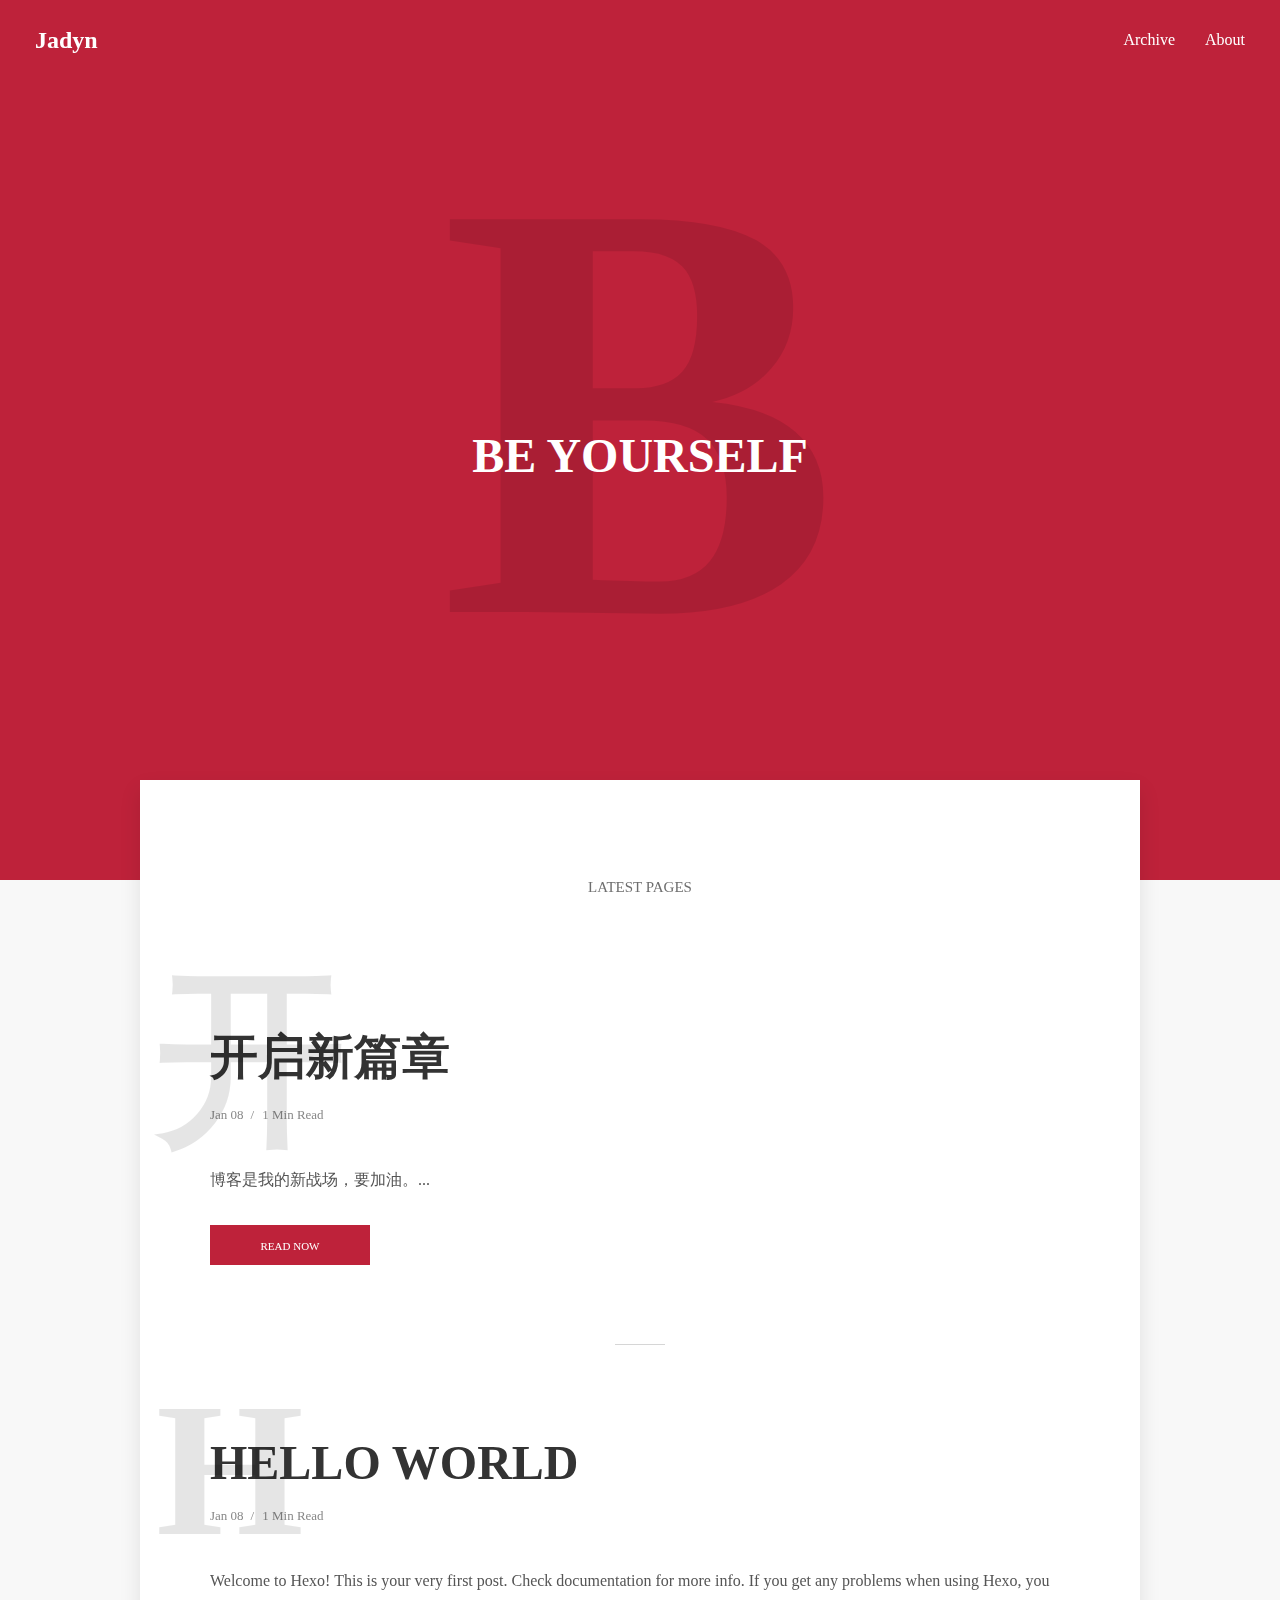
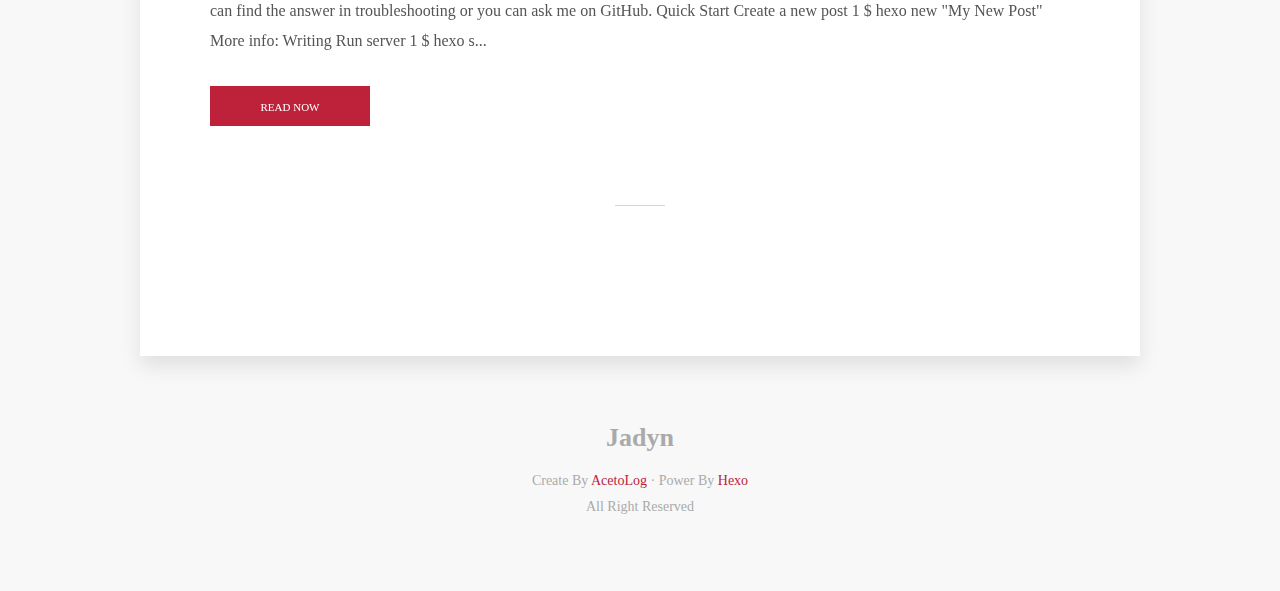
<file: index.html>
<!DOCTYPE html><html lang="en"><head><meta charset="UTF-8"><title></title><meta name="viewport" content="width=device-width, initial-scale=1"><link rel="stylesheet" href="/./css/style.css"><link rel="stylesheet" href="/./css/atom-one-dark.css"><meta name="generator" content="Hexo 4.2.0"></head><body><header class="al_header al_pos_fixed"><div class="al_header_container dis_flex_jcenter"><div class="al_header_container_left"><div class="al_header_site_title"><a href="/">Jadyn</a></div></div><div class="dis_flex_jcenter"><div class="al_header_archives"><a href="/archives">Archive</a></div><div class="al_header_setting"><a href="https://github.com/jadynwu" target="_blank" rel="noopener">About</a></div></div></div></header><div class="al_index_background dis_flex_center al_full_cover"><div class="al_pos_ab al_letter al_index_background_letter">B</div><h2 class="al_index_background_bio">Be Yourself</h2></div><div class="al_index_container"><div class="al_pos_ab al_fake_background"></div><div class="al_main_container"><div class="al_section_container dis_flex_jcenter"><div class="section_header">LATEST PAGES</div></div><ur class="al_post_list"><li class="al_index_pageList_item al_index_page_seperator"><div class="al_index_post_title_cnt dis_flex"><div class="al_pos_ab al_letter al_index_post_title_letter">开</div><h2 class="al_index_post_title"><a href="/2020/01/08/open-a-new-chapter/">开启新篇章</a></h2><div class="al_index_post_extra dis_flex"><div class="al_index_post_date al_index_post_extra_item">Jan 08</div><div class="al_index_post_read_time">1 Min Read</div></div></div><div class="al_index_post_excerpt_cnt"><p class="al_index_post_excerpt">博客是我的新战场，要加油。...</p></div><div class="al_index_post_button_cnt dis_flex"><a class="al_button al_button_red al_index_post_button" href="/2020/01/08/open-a-new-chapter/">READ NOW</a></div></li><li class="al_index_pageList_item al_index_page_seperator"><div class="al_index_post_title_cnt dis_flex"><div class="al_pos_ab al_letter al_index_post_title_letter">H</div><h2 class="al_index_post_title"><a href="/2020/01/08/hello-world/">Hello World</a></h2><div class="al_index_post_extra dis_flex"><div class="al_index_post_date al_index_post_extra_item">Jan 08</div><div class="al_index_post_read_time">1 Min Read</div></div></div><div class="al_index_post_excerpt_cnt"><p class="al_index_post_excerpt">Welcome to Hexo! This is your very first post. Check documentation for more info. If you get any problems when using Hexo, you can find the answer in troubleshooting or you can ask me on GitHub.

Quick Start
Create a new post
1


$ hexo new &quot;My New Post&quot;


More info: Writing

Run server
1


$ hexo s...</p></div><div class="al_index_post_button_cnt dis_flex"><a class="al_button al_button_red al_index_post_button" href="/2020/01/08/hello-world/">READ NOW</a></div></li></ur><nav class="dis_flex post-nav"><span class="prev"></span><span class="next"></span></nav></div></div><div class="al_index_footer dis_flex dis_flex_center"><div class="al_index_footer_item al_index_footer_title">Jadyn</div><div class="al_index_footer_item al_index_footer_extra">Create By <a href="https://github.com/iGuan7u/Acetolog" target="_blank" rel="noopener">AcetoLog </a>· Power By <a href="https://hexo.io/" target="_blank" rel="noopener">Hexo</a></div><div class="al_index_footer_item al_index_footer_extra_right">All Right Reserved</div></div></body></html>
</file>
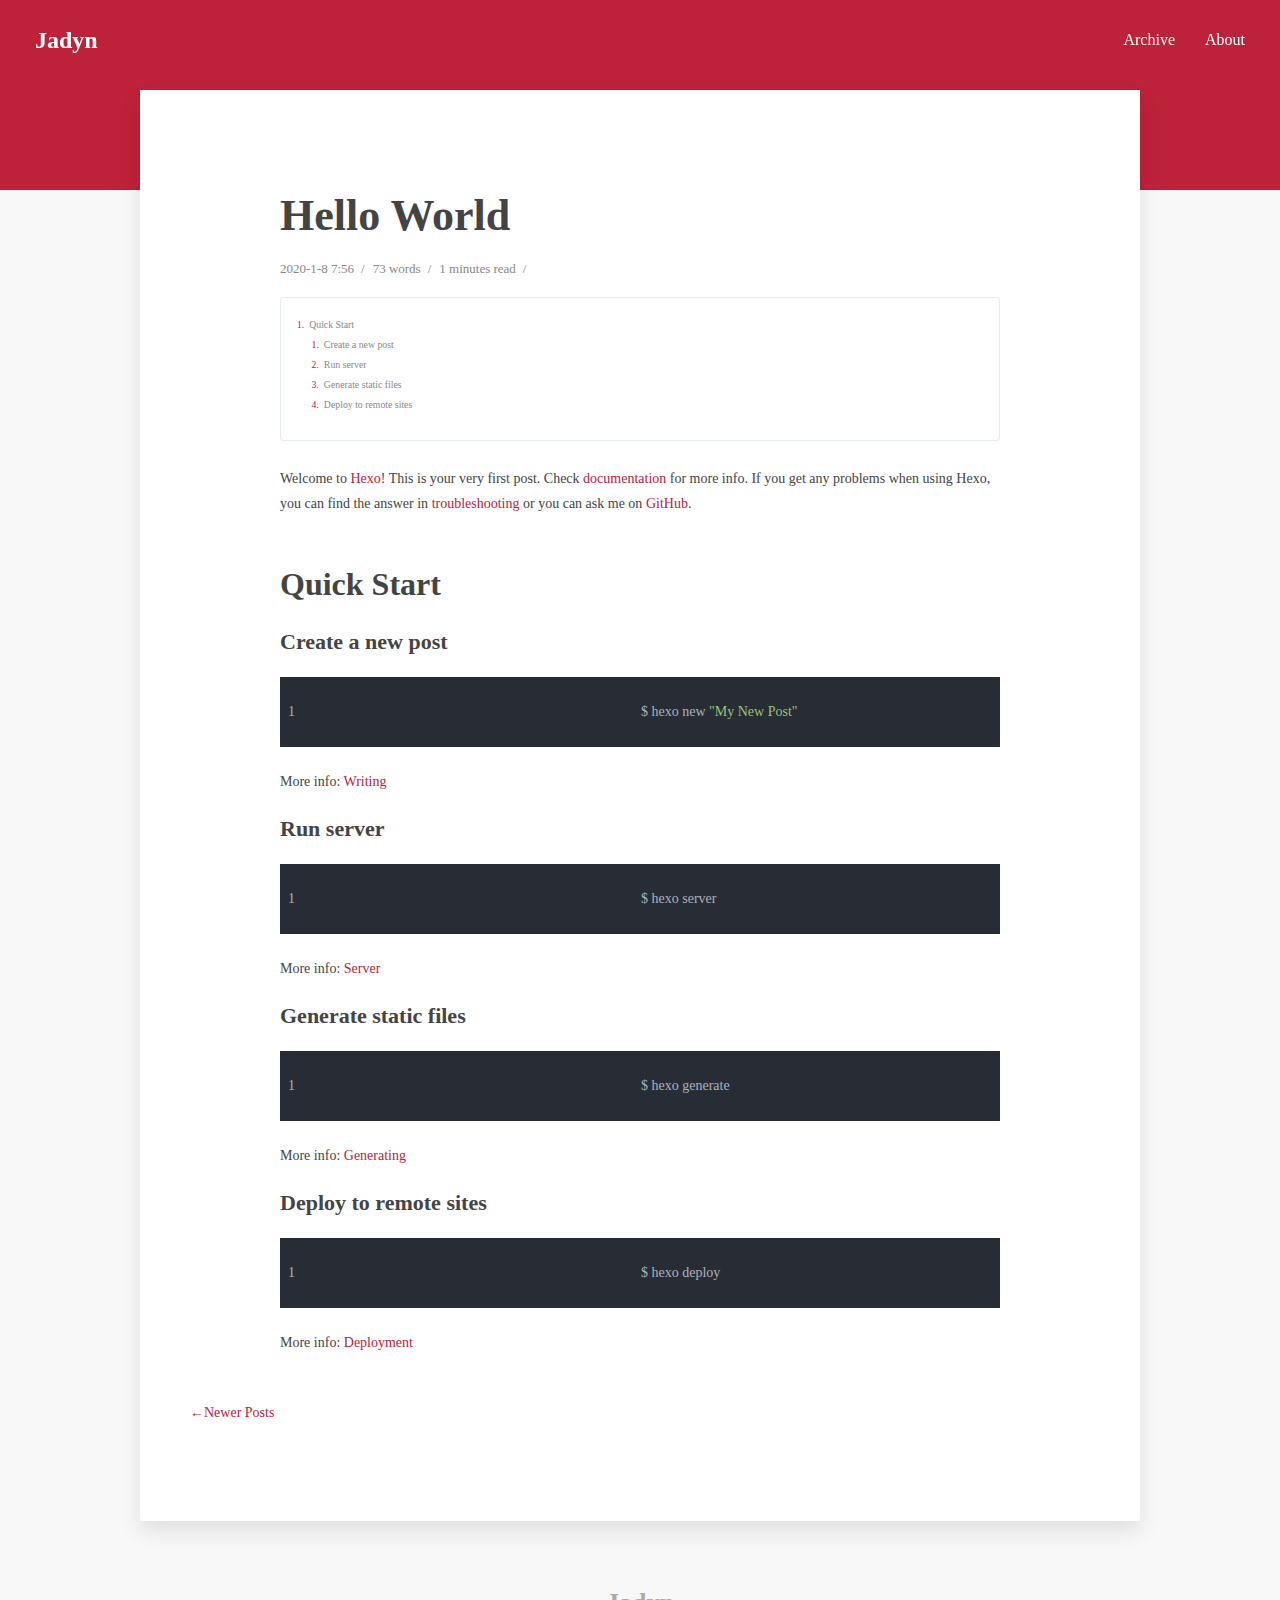
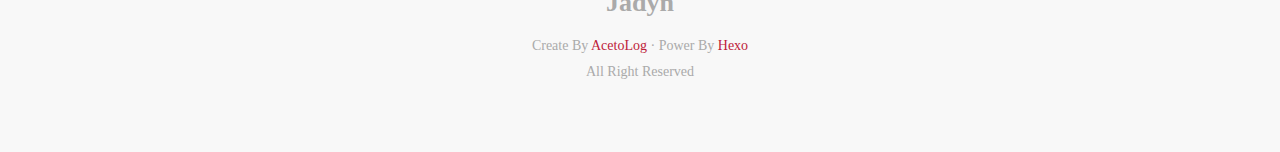
<file: 2020/01/08/hello-world/index.html>
<!DOCTYPE html><html lang="en"><head><meta charset="UTF-8"><title>Hello World</title><meta name="viewport" content="width=device-width, initial-scale=1"><link rel="stylesheet" href="/./css/style.css"><link rel="stylesheet" href="/./css/atom-one-dark.css"><meta name="generator" content="Hexo 4.2.0"></head><body><header class="al_header al_pos_fixed"><div class="al_header_container dis_flex_jcenter"><div class="al_header_container_left"><div class="al_header_site_title"><a href="/">Jadyn</a></div></div><div class="dis_flex_jcenter"><div class="al_header_archives"><a href="/archives">Archive</a></div><div class="al_header_setting"><a href="https://github.com/jadynwu" target="_blank" rel="noopener">About</a></div></div></div></header><div class="al_page_background dis_flex_center al_full_cover"></div><div class="al_page_container"><div class="al_pos_ab al_fake_background"></div><div class="al_main_container al_main_page_container"><article class="al_article"><header><h1 class="al_page_title">Hello World</h1><div class="al_page_info dis_flex"><div class="al_page_content_info">2020-1-8 7:56</div><div class="al_page_content_info">73 words</div><div class="al_page_content_info">1 minutes read</div><span class="tags"></span></div></header><div class="al_page_content_outline"><ol class="toc"><li class="toc-item toc-level-2"><a class="toc-link" href="#Quick-Start"><span class="toc-text">Quick Start</span></a><ol class="toc-child"><li class="toc-item toc-level-3"><a class="toc-link" href="#Create-a-new-post"><span class="toc-text">Create a new post</span></a></li><li class="toc-item toc-level-3"><a class="toc-link" href="#Run-server"><span class="toc-text">Run server</span></a></li><li class="toc-item toc-level-3"><a class="toc-link" href="#Generate-static-files"><span class="toc-text">Generate static files</span></a></li><li class="toc-item toc-level-3"><a class="toc-link" href="#Deploy-to-remote-sites"><span class="toc-text">Deploy to remote sites</span></a></li></ol></li></ol></div><section id="post-body"><p>Welcome to <a href="https://hexo.io/" target="_blank" rel="noopener">Hexo</a>! This is your very first post. Check <a href="https://hexo.io/docs/" target="_blank" rel="noopener">documentation</a> for more info. If you get any problems when using Hexo, you can find the answer in <a href="https://hexo.io/docs/troubleshooting.html" target="_blank" rel="noopener">troubleshooting</a> or you can ask me on <a href="https://github.com/hexojs/hexo/issues" target="_blank" rel="noopener">GitHub</a>.</p>
<h2 id="Quick-Start"><a href="#Quick-Start" class="headerlink" title="Quick Start"></a>Quick Start</h2><h3 id="Create-a-new-post"><a href="#Create-a-new-post" class="headerlink" title="Create a new post"></a>Create a new post</h3><figure class="highlight bash"><table><tr><td class="gutter"><pre><span class="line">1</span><br></pre></td><td class="code"><pre><span class="line">$ hexo new <span class="string">"My New Post"</span></span><br></pre></td></tr></table></figure>

<p>More info: <a href="https://hexo.io/docs/writing.html" target="_blank" rel="noopener">Writing</a></p>
<h3 id="Run-server"><a href="#Run-server" class="headerlink" title="Run server"></a>Run server</h3><figure class="highlight bash"><table><tr><td class="gutter"><pre><span class="line">1</span><br></pre></td><td class="code"><pre><span class="line">$ hexo server</span><br></pre></td></tr></table></figure>

<p>More info: <a href="https://hexo.io/docs/server.html" target="_blank" rel="noopener">Server</a></p>
<h3 id="Generate-static-files"><a href="#Generate-static-files" class="headerlink" title="Generate static files"></a>Generate static files</h3><figure class="highlight bash"><table><tr><td class="gutter"><pre><span class="line">1</span><br></pre></td><td class="code"><pre><span class="line">$ hexo generate</span><br></pre></td></tr></table></figure>

<p>More info: <a href="https://hexo.io/docs/generating.html" target="_blank" rel="noopener">Generating</a></p>
<h3 id="Deploy-to-remote-sites"><a href="#Deploy-to-remote-sites" class="headerlink" title="Deploy to remote sites"></a>Deploy to remote sites</h3><figure class="highlight bash"><table><tr><td class="gutter"><pre><span class="line">1</span><br></pre></td><td class="code"><pre><span class="line">$ hexo deploy</span><br></pre></td></tr></table></figure>

<p>More info: <a href="https://hexo.io/docs/one-command-deployment.html" target="_blank" rel="noopener">Deployment</a></p>
</section></article><nav class="dis_flex post-nav"><span class="prev"><a href="/2020/01/08/open-a-new-chapter/"><span class="arrow">←</span>Newer Posts</a></span><span class="next"></span></nav></div></div><script type="text/javascript" src="/./javascripts/highlight.pack.js"></script><script>document.querySelectorAll('figure.highlight').forEach(function(b){hljs.highlightBlock(b);});</script><div class="al_index_footer dis_flex dis_flex_center"><div class="al_index_footer_item al_index_footer_title">Jadyn</div><div class="al_index_footer_item al_index_footer_extra">Create By <a href="https://github.com/iGuan7u/Acetolog" target="_blank" rel="noopener">AcetoLog </a>· Power By <a href="https://hexo.io/" target="_blank" rel="noopener">Hexo</a></div><div class="al_index_footer_item al_index_footer_extra_right">All Right Reserved</div></div></body></html>
</file>
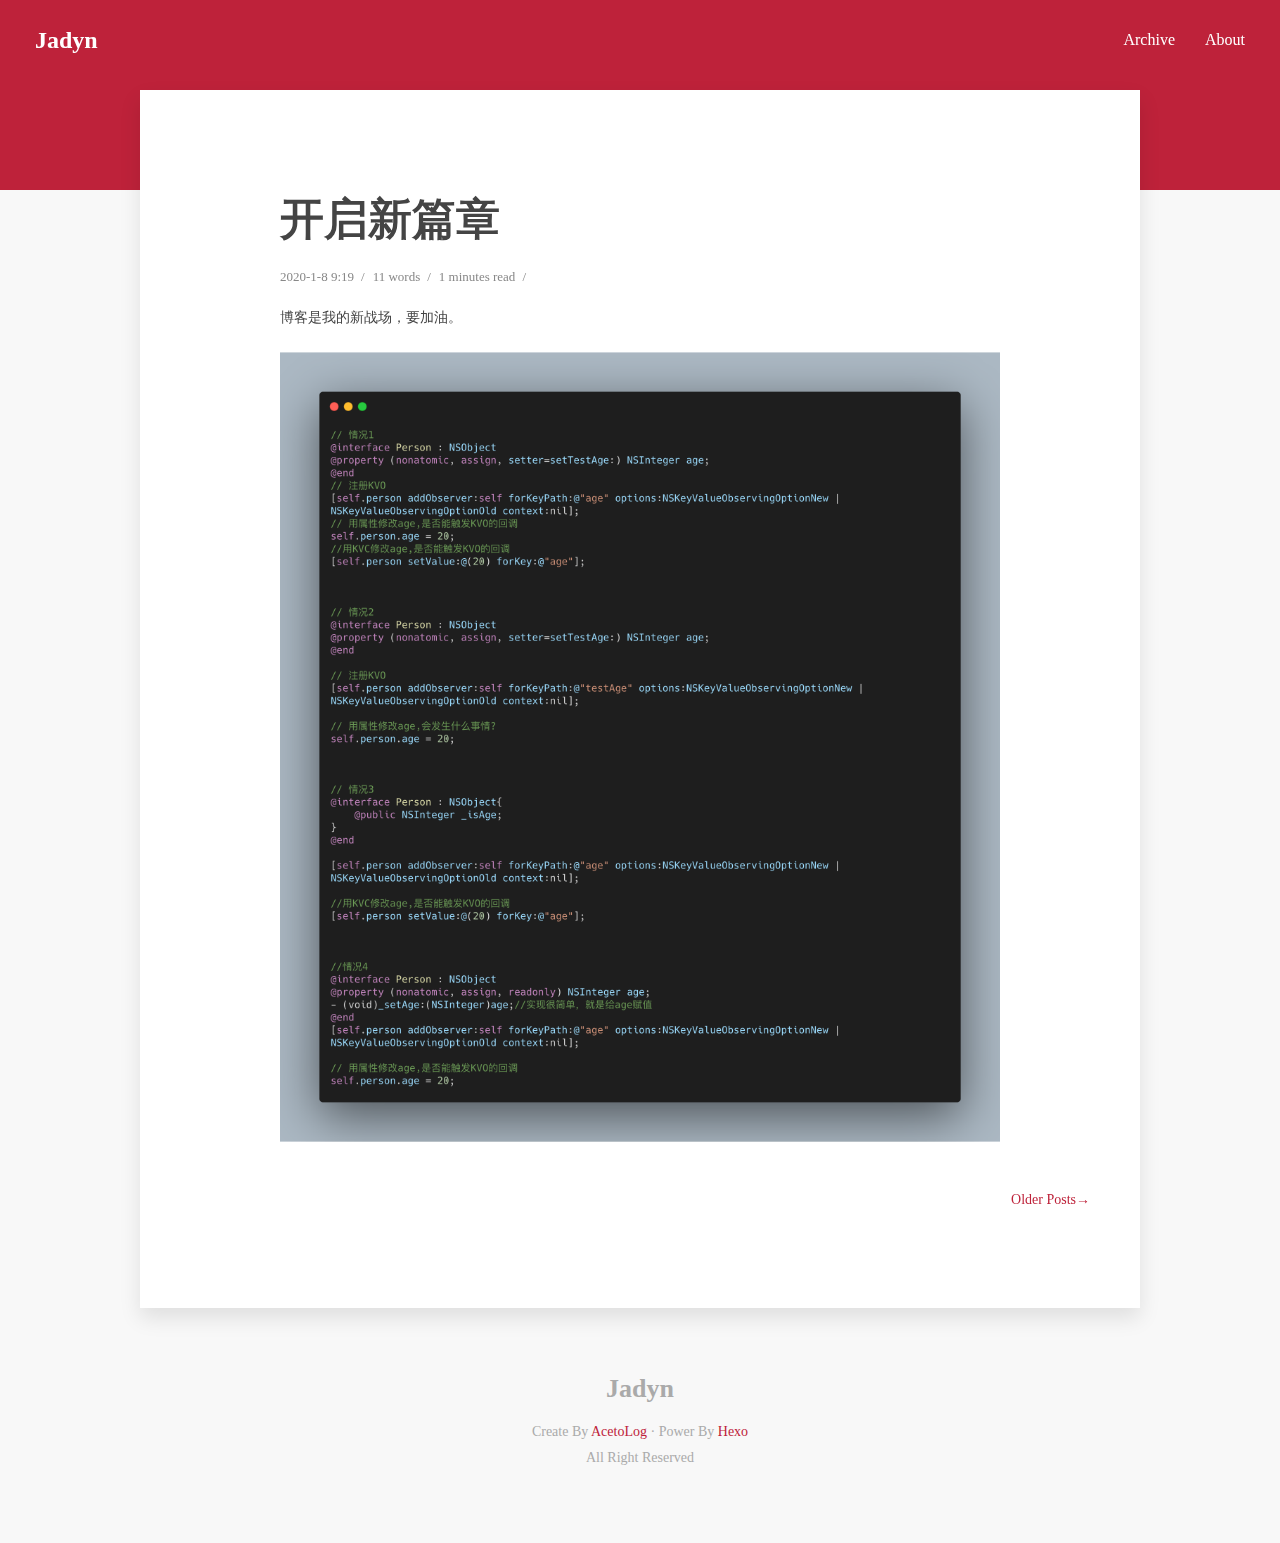
<file: 2020/01/08/open-a-new-chapter/index.html>
<!DOCTYPE html><html lang="en"><head><meta charset="UTF-8"><title>开启新篇章</title><meta name="viewport" content="width=device-width, initial-scale=1"><link rel="stylesheet" href="/./css/style.css"><link rel="stylesheet" href="/./css/atom-one-dark.css"><meta name="generator" content="Hexo 4.2.0"></head><body><header class="al_header al_pos_fixed"><div class="al_header_container dis_flex_jcenter"><div class="al_header_container_left"><div class="al_header_site_title"><a href="/">Jadyn</a></div></div><div class="dis_flex_jcenter"><div class="al_header_archives"><a href="/archives">Archive</a></div><div class="al_header_setting"><a href="https://github.com/jadynwu" target="_blank" rel="noopener">About</a></div></div></div></header><div class="al_page_background dis_flex_center al_full_cover"></div><div class="al_page_container"><div class="al_pos_ab al_fake_background"></div><div class="al_main_container al_main_page_container"><article class="al_article"><header><h1 class="al_page_title">开启新篇章</h1><div class="al_page_info dis_flex"><div class="al_page_content_info">2020-1-8 9:19</div><div class="al_page_content_info">11 words</div><div class="al_page_content_info">1 minutes read</div><span class="tags"></span></div></header><section id="post-body"><p>博客是我的新战场，要加油。</p>
<p><img src="/images/carbon.png" alt=""></p>
</section></article><nav class="dis_flex post-nav"><span class="prev"></span><span class="next"><a href="/2020/01/08/hello-world/">Older Posts<span class="arrow">→</span></a></span></nav></div></div><script type="text/javascript" src="/./javascripts/highlight.pack.js"></script><script>document.querySelectorAll('figure.highlight').forEach(function(b){hljs.highlightBlock(b);});</script><div class="al_index_footer dis_flex dis_flex_center"><div class="al_index_footer_item al_index_footer_title">Jadyn</div><div class="al_index_footer_item al_index_footer_extra">Create By <a href="https://github.com/iGuan7u/Acetolog" target="_blank" rel="noopener">AcetoLog </a>· Power By <a href="https://hexo.io/" target="_blank" rel="noopener">Hexo</a></div><div class="al_index_footer_item al_index_footer_extra_right">All Right Reserved</div></div></body></html>
</file>
<file: css/style.css>
﻿body{margin:0}a{text-decoration:none}.dis_flex{display:flex}.dis_flex_jcenter{display:flex;justify-content:center}.dis_flex_center{display:flex;justify-content:center;align-items:center}.al_pos_ab{position:absolute}.al_pos_fixed{position:fixed}.al_full_cover{position:fixed;top:0;bottom:0;left:0;right:0}.al_button{display:block;text-align:center;font-size:11px;padding:0 20px;height:40px;line-height:40px}.al_button:hover{box-shadow:rgba(1,1,1,0.1) 0px 10px 20px}.al_button_red{color:white;background:#be223a;border:1px solid #be223a}.al_letter{text-transform:uppercase;color:rgba(0,0,0,0.1);font-size:190px;font-weight:600;display:block}@font-face{font-family:Josefin Sans;src:url("/assets/JosefinSans-Regular.ttf");font-weight:normal;font-style:normal}h1,h2,h3{font-family:"AvenirNext-Medium"}h1{font-size:44px}h2{font-size:32px;margin-top:50px}h3{font-size:22px}h4,span,div{font-family:"AvenirNext-Regular"}b,strong{font-family:"AvenirNext-Bold"}i,em{font-family:"AvenirNext-Italic"}.al_header{top:0;width:100%;height:80px;z-index:20}.al_header_input{display:none}.al_header_site_title{font-size:1.5em;font-weight:bold}.al_header_container{height:100%;align-items:center;justify-content:space-between;padding:0 20px}.al_header_container a{color:white;padding:0 15px}.al_index_background{z-index:10;background-color:#be223a}.al_index_background_letter{font-size:600px;height:770px;z-index:11}.al_index_background_bio{color:white;text-transform:uppercase}.al_index_background h2{font-size:48px;position:relative;z-index:12}.al_index_background h2:hover{text-shadow:1px 1px 10px rgba(0,0,0,0.5)}.al_fake_background{background-color:#f8f8f8;top:100px;width:100%;bottom:0}.al_main_container{position:relative;padding:100px 50px;background-color:white;box-shadow:rgba(1,1,1,0.1) 0px 10px 20px;color:#444;padding:100px 30px}@media screen and (max-width: 768px){.al_main_container{margin:0}}@media screen and (min-width: 769px) and (max-width: 1199px){.al_main_container{margin:0 35px}}@media screen and (min-width: 1200px){.al_main_container{padding:100px 50px;max-width:1000px;margin:0 auto}}.al_index_container{margin-top:calc(100vh - 120px);position:relative;z-index:100;min-height:100vh}.al_section_container{height:55px;font-size:15px}.al_section_container .section_header{color:#6e6e6e;font-size:15px;line-height:15px}.al_index_pageList_wrapper{background-color:white;margin:0 35px;box-shadow:rgba(1,1,1,0.1) 0px 10px 20px;padding:100px}.al_index_page_seperator::after{content:"";height:1px;width:50px;position:absolute;bottom:0;left:50%;margin-left:-25px;background:rgba(51,51,51,0.2)}.al_index_pageList_item{position:relative;list-style-type:none;padding:80px 20px}.al_index_post_title_cnt{flex-direction:column}.al_index_post_title_letter{left:-34px;line-height:190px;top:30px}.al_index_post_title{text-transform:uppercase;font-size:48px;margin:0;padding:10px 0}.al_index_post_title a{display:block;color:#333;word-wrap:break-word}.al_index_post_title a:hover{color:#be223a}.al_index_post_button{width:calc(50% - 15px);max-width:160px;min-width:110px;margin-right:15px}.al_index_post_extra{margin:8px 0 26px 0;color:#888;font-size:13px}.al_index_post_extra_item{margin-right:15px}.al_index_post_extra_item::after{content:"/";right:-7px;position:relative}.al_index_post_excerpt_cnt{margin-bottom:30px}.al_index_post_excerpt{color:#555;line-height:30px}.al_index_footer{color:#aaa;font-size:14px;height:235px;flex-direction:column;position:relative;background-color:#f8f8f8;z-index:11}.al_index_footer a{color:#be223a}.al_index_footer_item{margin-bottom:10px}.al_index_footer_title{font-size:26px;margin-bottom:20px;font-weight:600}@media screen and (max-width: 768px){.al_index_post_title_letter{display:none}.al_index_container{margin-top:100vh}.al_section_container{height:25px}}.al_page_background{background-color:#be223a;z-index:10}.al_page_container{z-index:20;position:relative;min-height:100vh;margin-top:90px}.al_main_page_container{font-size:14px}.al_main_page_container img{max-width:100%;height:auto;border:none;display:block;margin:auto}.al_main_page_container a{color:#be223a}.al_main_page_container table{border-collapse:collapse;border-spacing:0;width:100%;table-layout:fixed}.al_main_page_container ul,.al_main_page_container ol:not(.toc):not(.toc-child){padding-inline-start:0px}.al_main_page_container ul li,.al_main_page_container ol:not(.toc):not(.toc-child) li{margin-bottom:5px}.al_main_page_container ul p,.al_main_page_container ol:not(.toc):not(.toc-child) p{display:inline}.al_main_page_container ul{list-style:none}.al_main_page_container ul li{text-indent:-0.7em}.al_main_page_container ul li::before{content:"•";color:#be223a;display:inline-block;margin-right:10px}.al_main_page_container ol{counter-reset:ol 0}.al_main_page_container ol li{display:block;text-indent:-1.45em}.al_main_page_container ol li::before{content:counter(ol) ".";counter-increment:ol;color:#be223a;text-align:right;display:inline-block;min-width:1em;margin-right:0.5em}.al_main_page_container q,.al_main_page_container blockquote{quotes:none}.al_main_page_container q::before,.al_main_page_container q::after,.al_main_page_container blockquote::before,.al_main_page_container blockquote::after{content:"";content:none}.al_main_page_container p,.al_main_page_container figure{margin-bottom:1.57143em;hyphens:auto;line-height:25px}.al_main_page_container figure{margin-left:0;margin-right:0}.al_main_page_container figure span{word-wrap:break-word;word-break:break-all}.al_main_page_container hr{height:1px;border:0;background-color:#dedede;margin:-1px auto 1.57143em auto}.al_main_page_container code,.al_main_page_container figure.plain{font-family:"Menlo-Regular";border:solid 1px #dedede;padding:0.2em 0.5em;font-size:0.9em}.al_page_title{margin:0}.al_page_info{color:#888;margin:20px 0}.al_page_content_info{margin-right:15px;font-size:13px;color:#888}.al_page_content_info::after{content:"/";right:-7px;position:relative}.post-nav{justify-content:space-between;margin-top:50px}.al_disqus{margin-top:100px}.al_page_content_outline{line-height:20px;font-size:.7em;word-wrap:break-word;padding:8px 8px 16px 14px;margin:0 0 25px 0;display:block;color:#808080;background:#fff;border:none;box-shadow:inset 0 0 0 1px #E4EBF2;border-radius:4px;overflow:hidden}.al_page_content_outline .toc,.al_page_content_outline .toc-child{padding:0}.al_page_content_outline li{list-style-position:outside;margin-left:1.5em}.al_page_content_outline .toc-link{color:#888}.al_article{max-width:720px;margin:0 auto}caption,th,td{text-align:left;font-weight:normal;vertical-align:middle}article,aside,details,figcaption,figure,footer,header,hgroup,main,menu,nav,section,summary{display:block}*{-moz-box-sizing:border-box;-webkit-box-sizing:border-box;box-sizing:border-box}.text-overflow-ellipsis{overflow:hidden;text-overflow:ellipsis;white-space:nowrap}u{text-decoration:none;background-image:linear-gradient(to bottom, rgba(0,0,0,0) 50%, #e06e73 50%);background-repeat:repeat-x;background-size:2px 2px;background-position:0 1.05em}s{color:#878787}p{margin-bottom:0.1em}hr{margin-bottom:0.7em;margin-top:0.7em}blockquote{display:block;margin-left:-1em;padding-left:0.8em;border-left:0.2em solid #e06e73}.arrow svg #rod{stroke:#545454}.arrow svg #point{fill:#545454}mark{color:inherit;display:inline;padding:0.2em 0.5em;background-color:#fcffc0}
</file>
<file: css/atom-one-dark.css>
/*

Atom One Dark by Daniel Gamage
Original One Dark Syntax theme from https://github.com/atom/one-dark-syntax

base:    #282c34
mono-1:  #abb2bf
mono-2:  #818896
mono-3:  #5c6370
hue-1:   #56b6c2
hue-2:   #61aeee
hue-3:   #c678dd
hue-4:   #98c379
hue-5:   #e06c75
hue-5-2: #be5046
hue-6:   #d19a66
hue-6-2: #e6c07b

*/

.hljs {
  display: block;
  overflow-x: auto;
  padding: 0.5em;
  color: #abb2bf;
  background: #282c34;
}

.hljs-comment,
.hljs-quote {
  color: #5c6370;
  font-style: italic;
}

.hljs-doctag,
.hljs-keyword,
.hljs-formula {
  color: #c678dd;
}

.hljs-section,
.hljs-name,
.hljs-selector-tag,
.hljs-deletion,
.hljs-subst {
  color: #e06c75;
}

.hljs-literal {
  color: #56b6c2;
}

.hljs-string,
.hljs-regexp,
.hljs-addition,
.hljs-attribute,
.hljs-meta-string {
  color: #98c379;
}

.hljs-built_in,
.hljs-class .hljs-title {
  color: #e6c07b;
}

.hljs-attr,
.hljs-variable,
.hljs-template-variable,
.hljs-type,
.hljs-selector-class,
.hljs-selector-attr,
.hljs-selector-pseudo,
.hljs-number {
  color: #d19a66;
}

.hljs-symbol,
.hljs-bullet,
.hljs-link,
.hljs-meta,
.hljs-selector-id,
.hljs-title {
  color: #61aeee;
}

.hljs-emphasis {
  font-style: italic;
}

.hljs-strong {
  font-weight: bold;
}

.hljs-link {
  text-decoration: underline;
}
</file>
